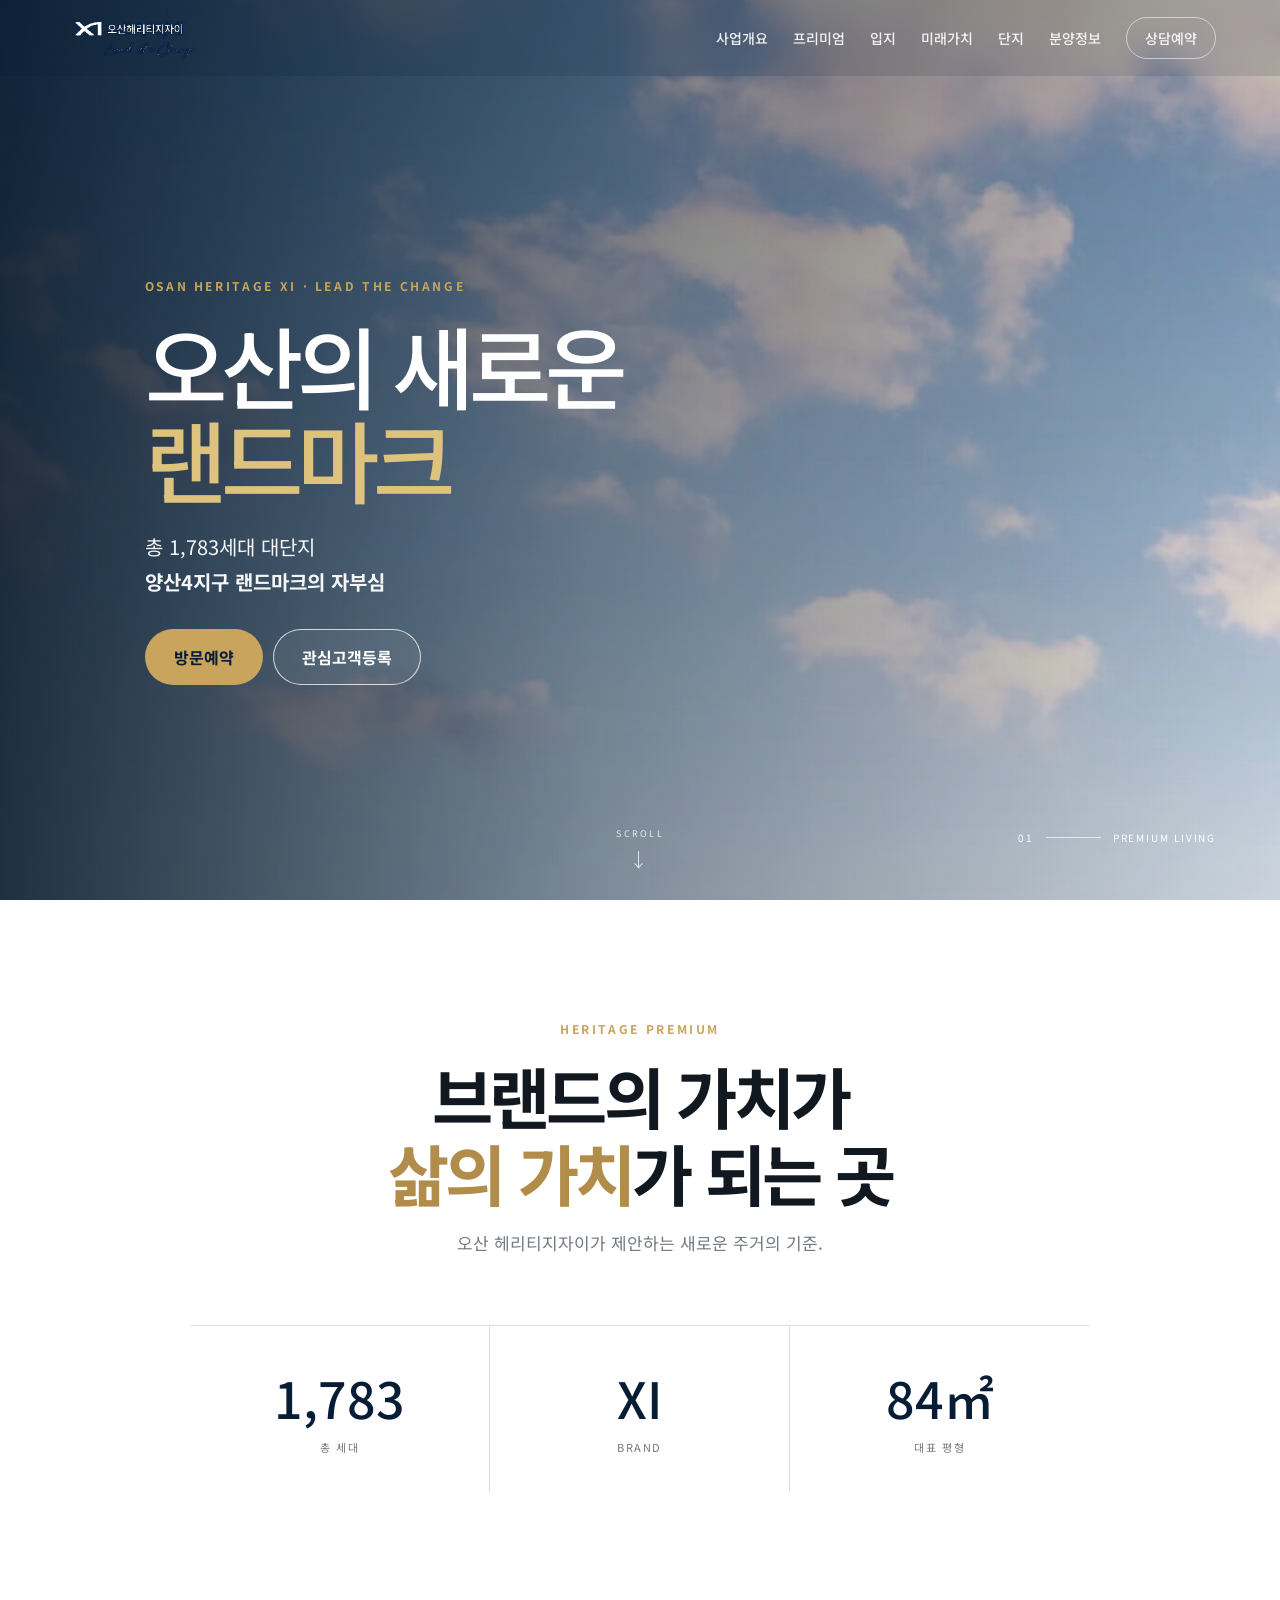
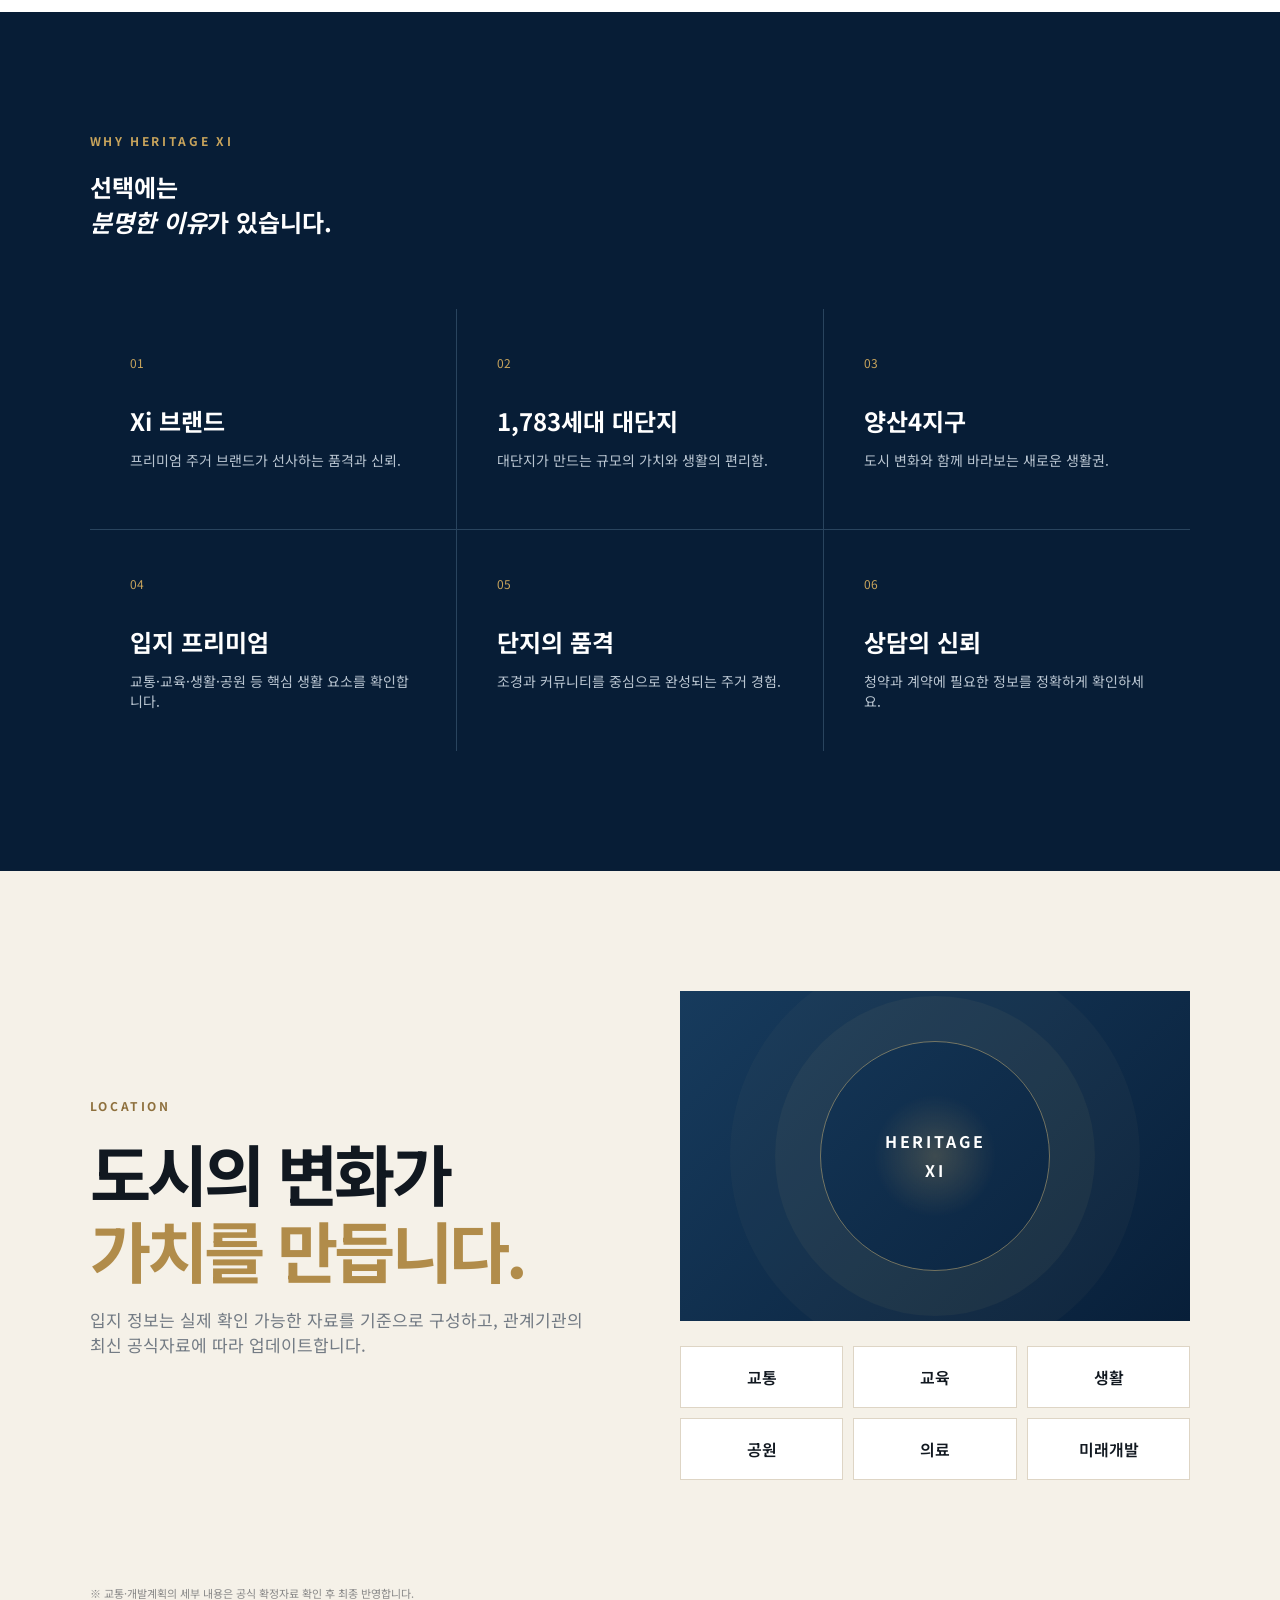
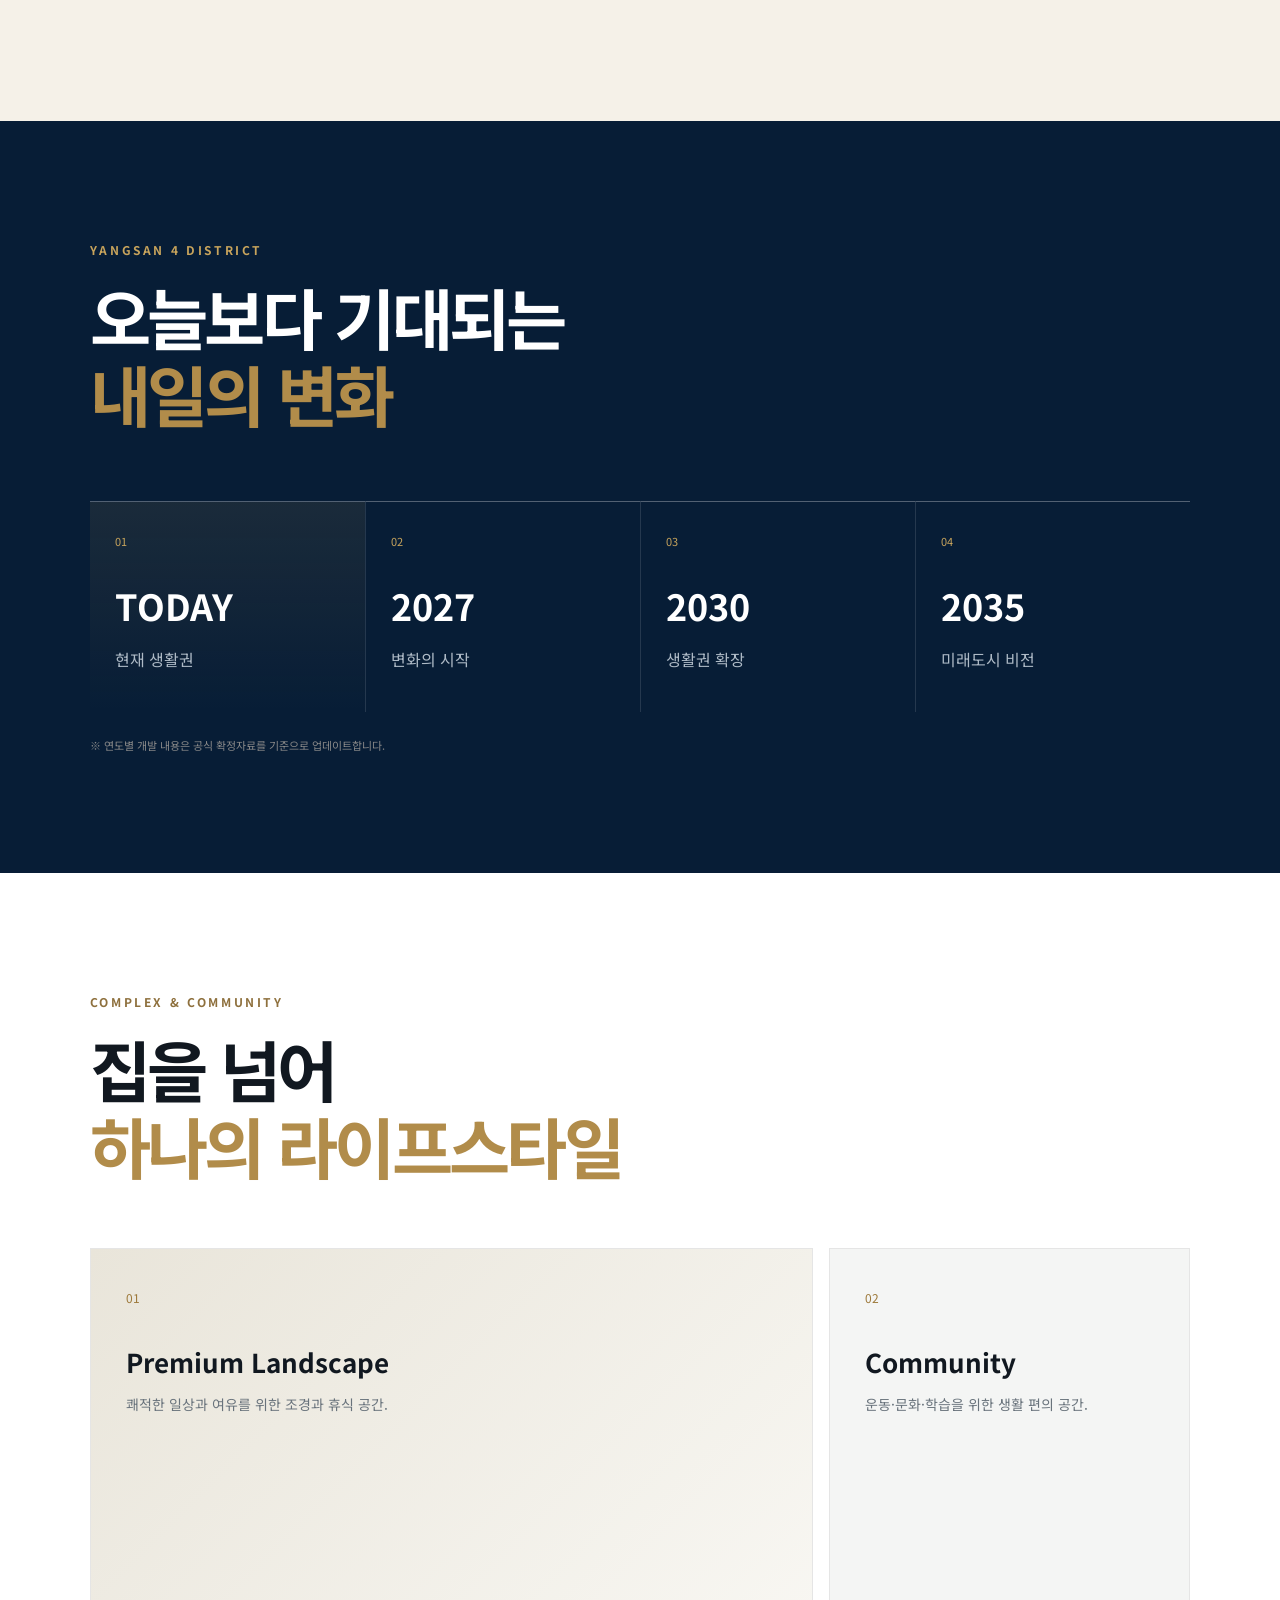
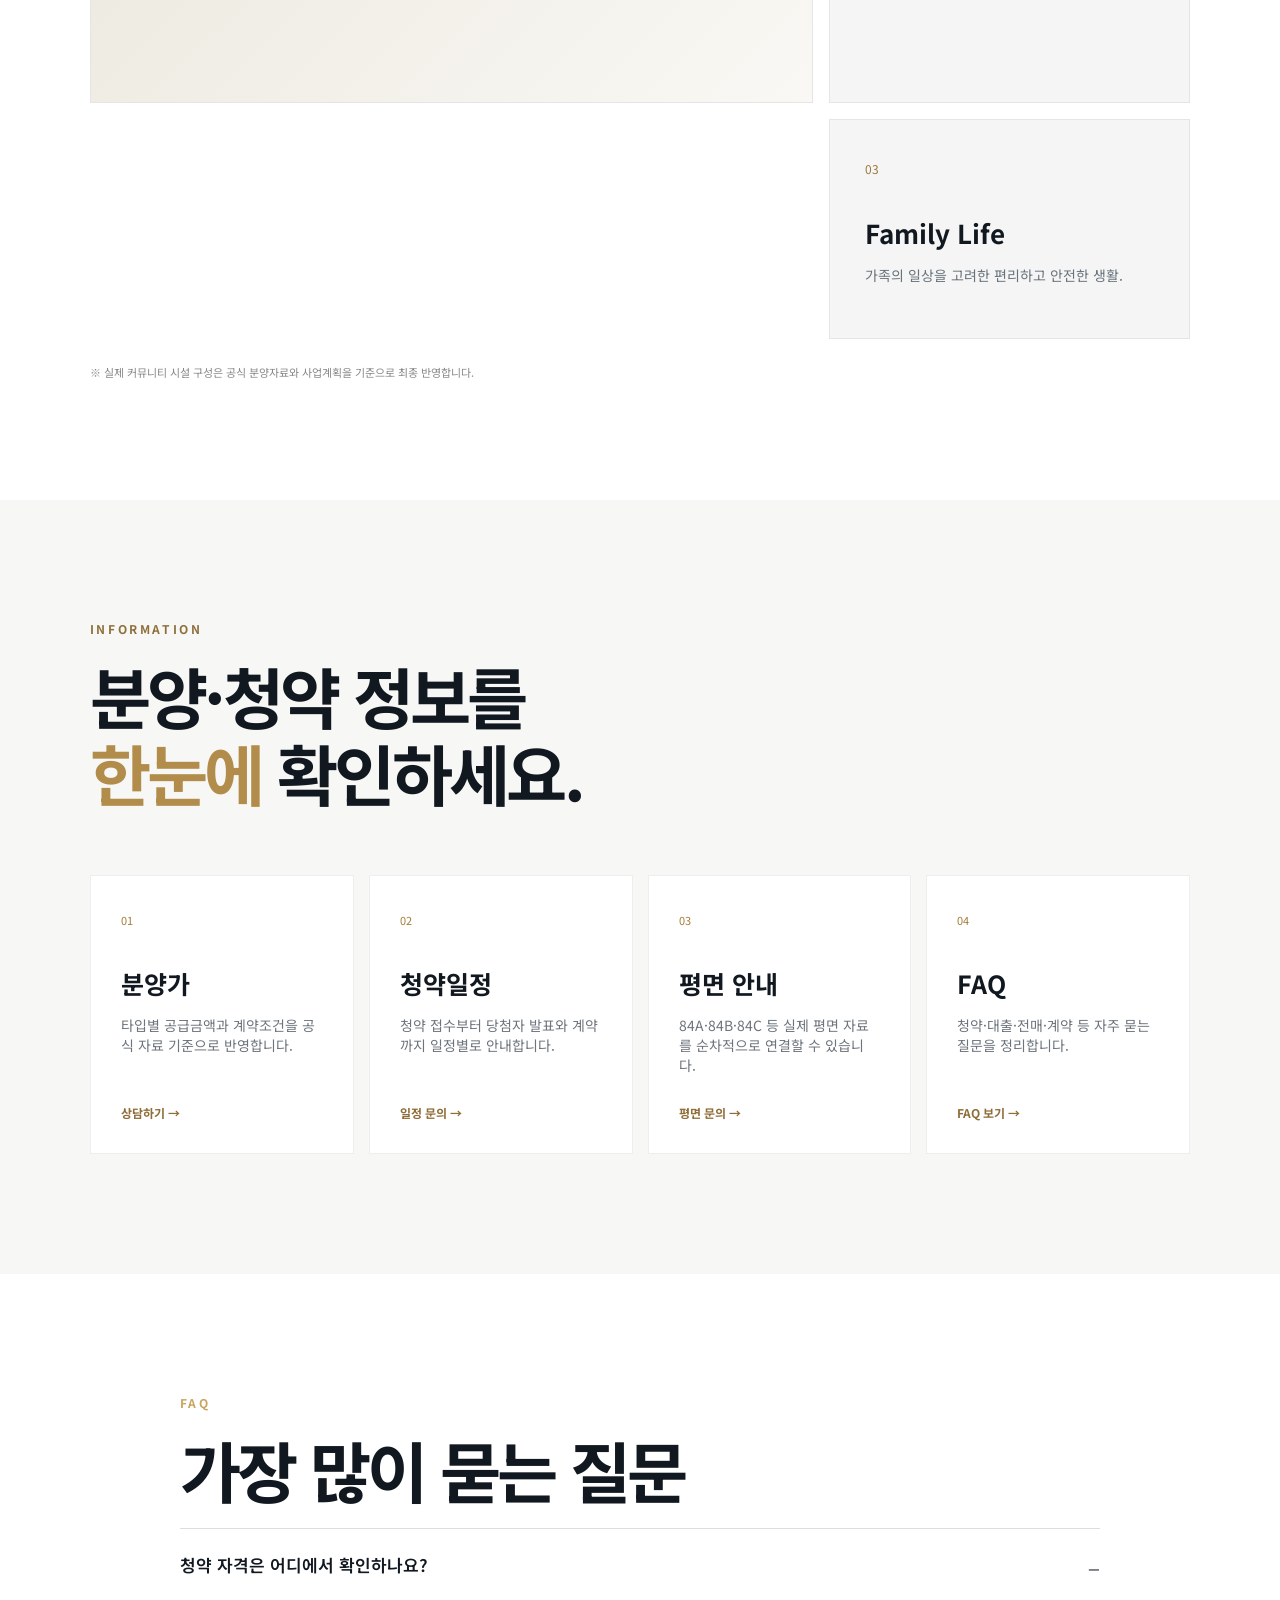
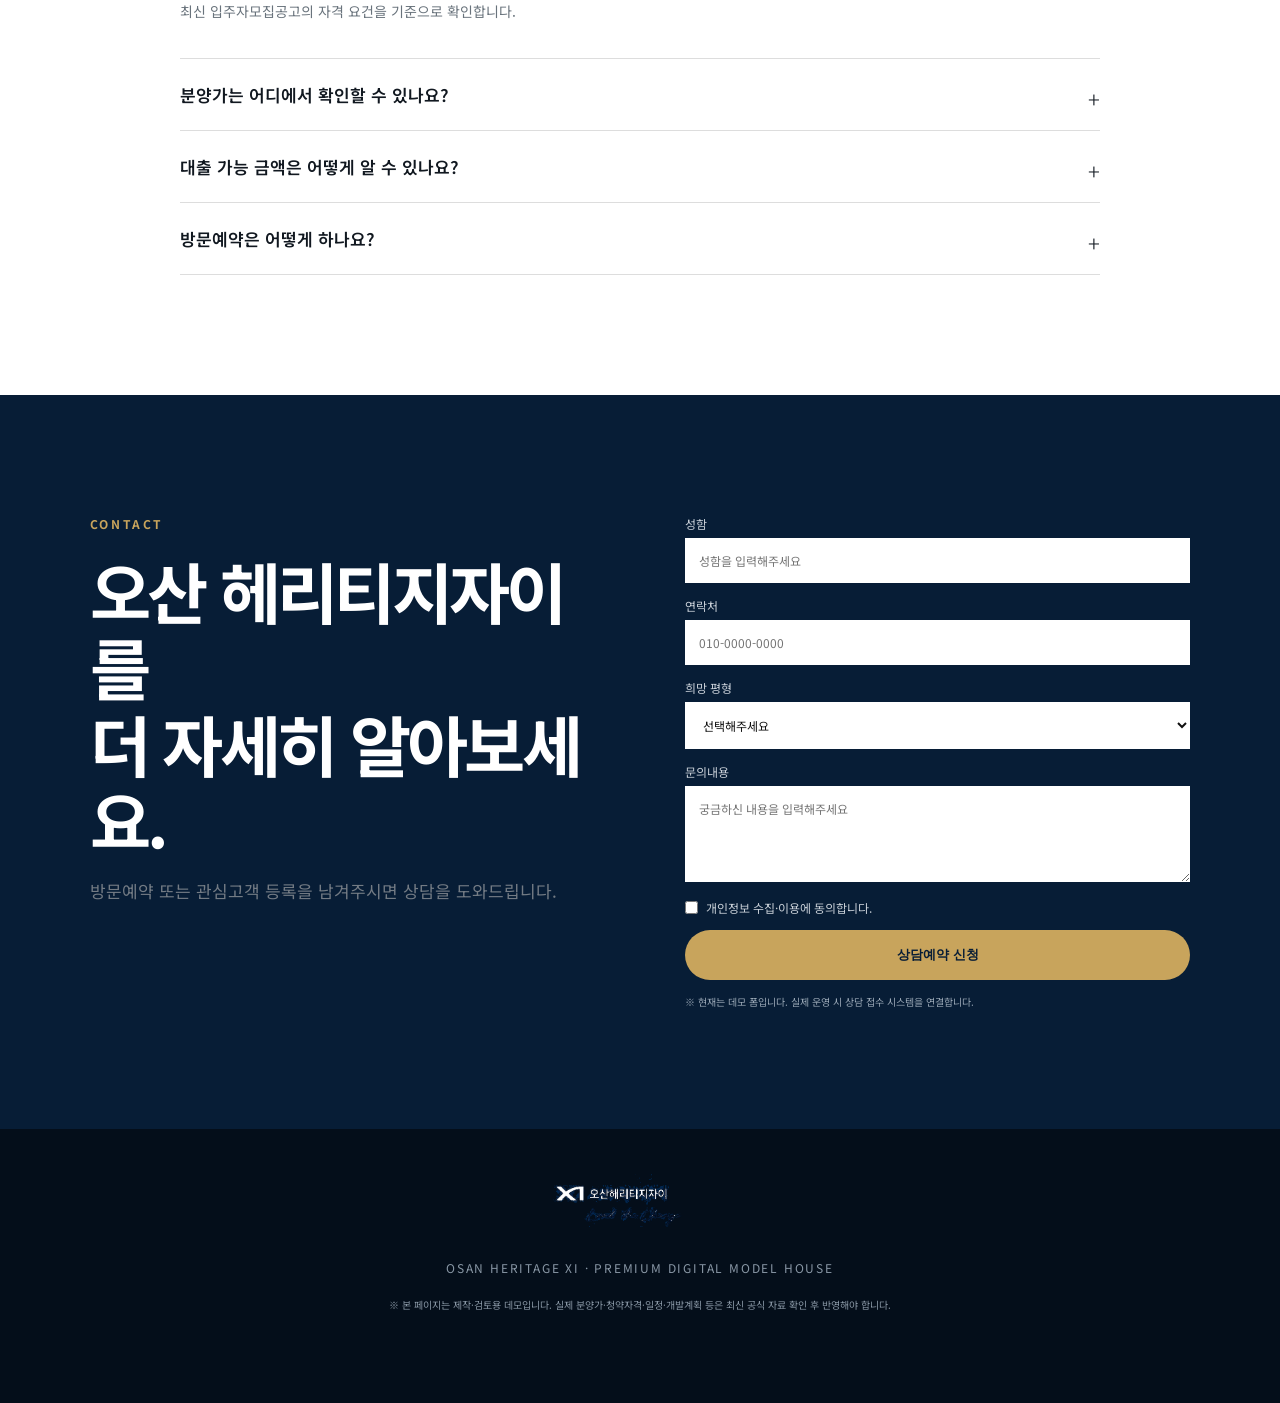
<file: osan-heritage-xi-v2/index.html>
<!doctype html>
<html lang="ko">
<head>
<meta charset="utf-8">
<meta name="viewport" content="width=device-width, initial-scale=1">
<title>오산 헤리티지자이 | Premium Digital Model House</title>
<meta name="description" content="오산 헤리티지자이 프리미엄 디지털 모델하우스">
<meta name="theme-color" content="#081f3a">
<link rel="stylesheet" href="css/style.css">
</head>
<body>
<header id="header">
  <a class="brand" href="#home"><img src="images/logo-transparent.png" alt="오산 헤리티지자이"></a>
  <button class="menu" id="menu" aria-label="메뉴">☰</button>
  <nav id="nav">
    <a href="#overview">사업개요</a>
    <a href="#premium">프리미엄</a>
    <a href="#location">입지</a>
    <a href="#future">미래가치</a>
    <a href="#complex">단지</a>
    <a href="#info">분양정보</a>
    <a href="#contact" class="navCta">상담예약</a>
  </nav>
</header>

<main>
<section class="hero" id="home">
  <div class="heroImage"></div><div class="heroShade"></div>
  <div class="heroContent">
    <p class="eyebrow">OSAN HERITAGE XI · LEAD THE CHANGE</p>
    <h1>오산의 새로운<br><span>랜드마크</span></h1>
    <p class="heroSub">총 1,783세대 대단지<br><b>양산4지구 랜드마크의 자부심</b></p>
    <div class="heroButtons">
      <a class="btn gold" href="#contact">방문예약</a>
      <a class="btn glass" href="#contact">관심고객등록</a>
    </div>
  </div>
  <div class="heroMeta"><span>01</span><i></i><span>PREMIUM LIVING</span></div>
  <a class="scrollDown" href="#overview"><span>SCROLL</span><b>↓</b></a>
</section>

<section class="statement" id="overview">
  <div class="sectionKicker">HERITAGE PREMIUM</div>
  <h2>브랜드의 가치가<br><em>삶의 가치</em>가 되는 곳</h2>
  <p>오산 헤리티지자이가 제안하는 새로운 주거의 기준.</p>
  <div class="statGrid">
    <div><strong data-count="1783">0</strong><small>총 세대</small></div>
    <div><strong>XI</strong><small>BRAND</small></div>
    <div><strong>84㎡</strong><small>대표 평형</small></div>
  </div>
</section>

<section class="dark" id="premium">
  <div class="wideHead"><div class="sectionKicker">WHY HERITAGE XI</div><h2>선택에는<br><em>분명한 이유</em>가 있습니다.</h2></div>
  <div class="featureGrid">
    <article><span>01</span><h3>Xi 브랜드</h3><p>프리미엄 주거 브랜드가 선사하는 품격과 신뢰.</p></article>
    <article><span>02</span><h3>1,783세대 대단지</h3><p>대단지가 만드는 규모의 가치와 생활의 편리함.</p></article>
    <article><span>03</span><h3>양산4지구</h3><p>도시 변화와 함께 바라보는 새로운 생활권.</p></article>
    <article><span>04</span><h3>입지 프리미엄</h3><p>교통·교육·생활·공원 등 핵심 생활 요소를 확인합니다.</p></article>
    <article><span>05</span><h3>단지의 품격</h3><p>조경과 커뮤니티를 중심으로 완성되는 주거 경험.</p></article>
    <article><span>06</span><h3>상담의 신뢰</h3><p>청약과 계약에 필요한 정보를 정확하게 확인하세요.</p></article>
  </div>
</section>

<section class="location" id="location">
  <div class="locationCopy">
    <div class="sectionKicker darkKicker">LOCATION</div>
    <h2>도시의 변화가<br><em>가치를 만듭니다.</em></h2>
    <p>입지 정보는 실제 확인 가능한 자료를 기준으로 구성하고, 관계기관의 최신 공식자료에 따라 업데이트합니다.</p>
  </div>
  <div class="locationVisual">
    <div class="mapCard"><div class="mapRing"></div><div class="mapCore">HERITAGE<br>XI</div></div>
    <div class="locationTags"><span>교통</span><span>교육</span><span>생활</span><span>공원</span><span>의료</span><span>미래개발</span></div>
  </div>
  <p class="legalNote">※ 교통·개발계획의 세부 내용은 공식 확정자료 확인 후 최종 반영합니다.</p>
</section>

<section class="future" id="future">
  <div class="sectionKicker">YANGSAN 4 DISTRICT</div>
  <h2>오늘보다 기대되는<br><em>내일의 변화</em></h2>
  <div class="futureLine">
    <div class="futureItem active"><span>01</span><strong>TODAY</strong><p>현재 생활권</p></div>
    <div class="futureItem"><span>02</span><strong>2027</strong><p>변화의 시작</p></div>
    <div class="futureItem"><span>03</span><strong>2030</strong><p>생활권 확장</p></div>
    <div class="futureItem"><span>04</span><strong>2035</strong><p>미래도시 비전</p></div>
  </div>
  <p class="legalNote">※ 연도별 개발 내용은 공식 확정자료를 기준으로 업데이트합니다.</p>
</section>

<section class="complex" id="complex">
  <div class="sectionKicker darkKicker">COMPLEX & COMMUNITY</div>
  <h2>집을 넘어<br><em>하나의 라이프스타일</em></h2>
  <div class="complexGrid">
    <div class="complexCard big"><span>01</span><h3>Premium Landscape</h3><p>쾌적한 일상과 여유를 위한 조경과 휴식 공간.</p></div>
    <div class="complexCard"><span>02</span><h3>Community</h3><p>운동·문화·학습을 위한 생활 편의 공간.</p></div>
    <div class="complexCard"><span>03</span><h3>Family Life</h3><p>가족의 일상을 고려한 편리하고 안전한 생활.</p></div>
  </div>
  <p class="legalNote">※ 실제 커뮤니티 시설 구성은 공식 분양자료와 사업계획을 기준으로 최종 반영합니다.</p>
</section>

<section class="info" id="info">
  <div class="sectionKicker darkKicker">INFORMATION</div>
  <h2>분양·청약 정보를<br><em>한눈에</em> 확인하세요.</h2>
  <div class="infoGrid">
    <article><span>01</span><h3>분양가</h3><p>타입별 공급금액과 계약조건을 공식 자료 기준으로 반영합니다.</p><a href="#contact">상담하기 →</a></article>
    <article><span>02</span><h3>청약일정</h3><p>청약 접수부터 당첨자 발표와 계약까지 일정별로 안내합니다.</p><a href="#contact">일정 문의 →</a></article>
    <article><span>03</span><h3>평면 안내</h3><p>84A·84B·84C 등 실제 평면 자료를 순차적으로 연결할 수 있습니다.</p><a href="#contact">평면 문의 →</a></article>
    <article><span>04</span><h3>FAQ</h3><p>청약·대출·전매·계약 등 자주 묻는 질문을 정리합니다.</p><a href="#faq">FAQ 보기 →</a></article>
  </div>
</section>

<section class="faq" id="faq">
  <div class="sectionKicker">FAQ</div><h2>가장 많이 묻는 질문</h2>
  <details open><summary>청약 자격은 어디에서 확인하나요?</summary><p>최신 입주자모집공고의 자격 요건을 기준으로 확인합니다.</p></details>
  <details><summary>분양가는 어디에서 확인할 수 있나요?</summary><p>공식 분양자료를 기준으로 타입별 공급금액과 계약조건을 안내합니다.</p></details>
  <details><summary>대출 가능 금액은 어떻게 알 수 있나요?</summary><p>개인의 소득·신용·보유주택 및 금융기관 심사에 따라 달라지므로 상담을 통해 확인하세요.</p></details>
  <details><summary>방문예약은 어떻게 하나요?</summary><p>아래 상담예약 폼을 이용해 희망 일정을 남겨주세요. 현재 폼은 데모이며 실제 운영 시 접수 시스템을 연결합니다.</p></details>
</section>

<section class="contact" id="contact">
  <div><div class="sectionKicker">CONTACT</div><h2>오산 헤리티지자이를<br>더 자세히 알아보세요.</h2><p>방문예약 또는 관심고객 등록을 남겨주시면 상담을 도와드립니다.</p></div>
  <form onsubmit="return demoSubmit(event)">
    <label>성함<input required placeholder="성함을 입력해주세요"></label>
    <label>연락처<input required inputmode="tel" placeholder="010-0000-0000"></label>
    <label>희망 평형<select><option>선택해주세요</option><option>84A</option><option>84B</option><option>84C</option></select></label>
    <label>문의내용<textarea rows="4" placeholder="궁금하신 내용을 입력해주세요"></textarea></label>
    <label class="agree"><input type="checkbox" required> 개인정보 수집·이용에 동의합니다.</label>
    <button class="btn gold wide">상담예약 신청</button>
    <small>※ 현재는 데모 폼입니다. 실제 운영 시 상담 접수 시스템을 연결합니다.</small>
  </form>
</section>
</main>
<footer><img src="images/logo-transparent.png" alt="오산 헤리티지자이"><p>OSAN HERITAGE XI · PREMIUM DIGITAL MODEL HOUSE</p><small>※ 본 페이지는 제작·검토용 데모입니다. 실제 분양가·청약자격·일정·개발계획 등은 최신 공식 자료 확인 후 반영해야 합니다.</small></footer>
<div class="mobileBar"><a href="tel:01000000000">전화상담</a><a href="#contact">관심고객</a><a href="#contact">방문예약</a></div>
<script src="js/script.js"></script>
</body></html>
</file>
<file: osan-heritage-xi-v2/css/style.css>
@import url('https://fonts.googleapis.com/css2?family=Noto+Sans+KR:wght@300;400;500;600;700;800&display=swap');
:root{--navy:#071d36;--navy2:#0d3154;--gold:#c8a45c;--cream:#f5f1e8;--ink:#111820;--muted:#737b84}*{box-sizing:border-box}html{scroll-behavior:smooth}body{margin:0;font-family:'Noto Sans KR',sans-serif;color:var(--ink);background:#fff}a{text-decoration:none;color:inherit}header{height:76px;position:fixed;inset:0 0 auto;z-index:50;display:flex;align-items:center;justify-content:space-between;padding:0 5vw;background:rgba(7,29,54,.12);backdrop-filter:blur(12px);transition:.35s}header.scrolled{background:rgba(7,29,54,.96);box-shadow:0 10px 35px rgba(0,0,0,.15)}.brand img{width:185px;height:auto;max-height:54px;object-fit:contain}.menu{display:none;border:0;background:transparent;color:#fff;font-size:27px}nav{display:flex;align-items:center;gap:25px;color:#fff;font-size:14px;font-weight:500}nav a{opacity:.9}nav a:hover{color:#e1c987}.navCta{border:1px solid rgba(255,255,255,.6);border-radius:999px;padding:10px 18px}
.hero{height:100vh;min-height:700px;position:relative;overflow:hidden;color:#fff;display:flex;align-items:center}.heroImage{position:absolute;inset:0;background:url('../images/hero.jpg') center/cover;transform:scale(1.04);animation:heroZoom 15s ease-out forwards}.heroShade{position:absolute;inset:0;background:linear-gradient(90deg,rgba(3,18,35,.86) 0%,rgba(3,18,35,.44) 46%,rgba(3,18,35,.08) 100%)}.heroContent{position:relative;z-index:2;width:min(1200px,90%);margin:auto;padding-top:50px}.eyebrow,.sectionKicker{font-size:12px;letter-spacing:.22em;font-weight:700;color:var(--gold)}.hero h1{font-size:clamp(54px,7vw,96px);line-height:1.04;letter-spacing:-.065em;font-weight:500;margin:24px 0}.hero h1 span{color:#dec37f}.heroSub{font-size:20px;line-height:1.75;color:#f4f6f8}.heroButtons{display:flex;gap:10px;margin-top:30px}.btn{display:inline-flex;justify-content:center;align-items:center;padding:15px 28px;border-radius:999px;border:1px solid transparent;font-weight:700;cursor:pointer}.gold{background:var(--gold);color:#071d36}.glass{color:#fff;background:rgba(255,255,255,.06);border-color:rgba(255,255,255,.75)}.heroMeta{position:absolute;z-index:2;right:5vw;bottom:55px;display:flex;align-items:center;gap:12px;font-size:10px;letter-spacing:.18em;color:#fff}.heroMeta i{display:block;width:55px;height:1px;background:rgba(255,255,255,.65)}.scrollDown{position:absolute;z-index:2;bottom:28px;left:50%;transform:translateX(-50%);display:flex;flex-direction:column;align-items:center;gap:5px;font-size:9px;letter-spacing:.25em;opacity:.8}.scrollDown b{font-size:19px;font-weight:300}
section{padding:120px 7vw}.statement{text-align:center}.statement h2,.location h2,.future h2,.complex h2,.info h2,.faq h2,.contact h2{font-size:clamp(40px,5.2vw,72px);line-height:1.15;letter-spacing:-.055em;margin:20px 0}.statement em,.location em,.future em,.complex em,.info em{font-style:normal;color:#b18c4a}.statement>p,.locationCopy>p,.contact>div>p{color:var(--muted);font-size:17px}.statGrid{max-width:900px;margin:70px auto 0;display:grid;grid-template-columns:repeat(3,1fr);border-top:1px solid #ddd}.statGrid div{padding:35px;border-right:1px solid #ddd}.statGrid div:last-child{border:0}.statGrid strong{display:block;font-size:50px;font-weight:500;color:var(--navy)}.statGrid small{font-size:11px;letter-spacing:.15em;color:#777}
.dark,.future{background:var(--navy);color:#fff}.wideHead{max-width:1200px;margin:auto}.dark h2,.future h2{margin-bottom:70px}.featureGrid{max-width:1200px;margin:auto;display:grid;grid-template-columns:repeat(3,1fr);gap:1px;background:#29445e}.featureGrid article{min-height:220px;padding:40px;background:var(--navy);transition:.35s}.featureGrid article:hover{background:#123b62;transform:translateY(-5px)}.featureGrid span{font-size:12px;color:var(--gold)}.featureGrid h3{font-size:24px;margin:30px 0 12px}.featureGrid p{font-size:14px;color:#b9c5d1;margin:0}
.location{background:var(--cream);display:grid;grid-template-columns:1fr 1fr;gap:80px;align-items:center}.darkKicker{color:#8e703d}.locationVisual{display:grid;gap:25px}.mapCard{height:330px;background:radial-gradient(circle at center,rgba(200,164,92,.25),transparent 20%),linear-gradient(135deg,#173b5d,#081f39);display:flex;align-items:center;justify-content:center;position:relative;overflow:hidden}.mapRing{position:absolute;width:230px;height:230px;border:1px solid rgba(216,188,123,.5);border-radius:50%;box-shadow:0 0 0 45px rgba(216,188,123,.05),0 0 0 90px rgba(216,188,123,.03)}.mapCore{position:relative;color:#fff;text-align:center;font-weight:700;letter-spacing:.18em;line-height:1.8}.locationTags{display:grid;grid-template-columns:repeat(3,1fr);gap:10px}.locationTags span{padding:18px;text-align:center;background:#fff;border:1px solid #ded5c5;font-weight:600}.legalNote{grid-column:1/-1;color:#888;font-size:11px;margin:25px 0 0}
.futureLine{max-width:1200px;margin:70px auto 0;display:grid;grid-template-columns:repeat(4,1fr)}.futureItem{padding:25px;border-top:1px solid rgba(255,255,255,.3);border-left:1px solid rgba(255,255,255,.12)}.futureItem:first-child{border-left:0}.futureItem span{color:var(--gold);font-size:11px}.futureItem strong{display:block;font-size:36px;margin:28px 0 8px}.futureItem p{color:#aebac6}.futureItem.active{background:linear-gradient(180deg,rgba(200,164,92,.10),transparent)}
.complex{background:#fff}.complexGrid{max-width:1200px;margin:65px auto 0;display:grid;grid-template-columns:2fr 1fr;gap:16px}.complexCard{min-height:220px;padding:35px;background:#f4f5f4;border:1px solid #e5e5e5}.complexCard.big{min-height:455px;background:linear-gradient(135deg,#e9e5da,#f9f8f4)}.complexCard span{color:#9d793a;font-size:12px}.complexCard h3{font-size:26px;margin:35px 0 10px}.complexCard p{color:#69737c;font-size:14px}.complexCard:nth-child(3){grid-column:2}
.info{background:#f7f7f5}.infoGrid{max-width:1200px;margin:65px auto 0;display:grid;grid-template-columns:repeat(4,1fr);gap:15px}.infoGrid article{background:#fff;padding:30px;min-height:250px;border:1px solid #eee}.infoGrid span{color:#a27d38;font-size:11px}.infoGrid h3{font-size:25px;margin:35px 0 12px}.infoGrid p{color:#6d747c;font-size:14px;min-height:70px}.infoGrid a{font-size:12px;font-weight:700;color:#8f6e39}
.faq{max-width:1100px;margin:auto}.faq details{border-top:1px solid #ddd;padding:23px 0}.faq details:last-child{border-bottom:1px solid #ddd}.faq summary{cursor:pointer;font-weight:600;font-size:17px;list-style:none}.faq summary::-webkit-details-marker{display:none}.faq summary:after{content:'+';float:right;font-size:22px;font-weight:300}.faq details[open] summary:after{content:'−'}.faq details p{color:#69737c;font-size:14px;padding-top:10px}
.contact{background:var(--navy);color:#fff;display:grid;grid-template-columns:1fr 1fr;gap:90px}.contact form{display:grid;gap:14px}.contact label{font-size:12px;color:#c9d0d8}.contact input,.contact select,.contact textarea{width:100%;margin-top:6px;border:0;padding:14px;font:inherit;background:#fff;color:#111}.contact .agree{display:flex;gap:8px;align-items:center}.contact .agree input{width:auto;margin:0}.wide{width:100%}.contact form>small{font-size:10px;color:#99a7b5}
footer{background:#040e1a;color:#8997a5;text-align:center;padding:45px 20px 90px}footer img{width:190px;max-height:55px;object-fit:contain;margin-bottom:15px}footer p{font-size:12px;letter-spacing:.15em}footer small{display:block;max-width:900px;margin:20px auto 0;font-size:10px;line-height:1.7}.mobileBar{display:none}
@keyframes heroZoom{from{transform:scale(1.04)}to{transform:scale(1.12)}}
@media(max-width:900px){header{height:66px;padding:0 18px}.brand img{width:150px}.menu{display:block}nav{display:none;position:absolute;top:66px;left:0;right:0;background:rgba(7,29,54,.98);padding:25px;flex-direction:column;gap:18px}nav.open{display:flex}.hero h1{font-size:54px}.heroMeta{display:none}.featureGrid,.infoGrid{grid-template-columns:1fr 1fr}.location,.contact{grid-template-columns:1fr}.futureLine{grid-template-columns:1fr 1fr}.complexGrid{grid-template-columns:1fr}.complexCard.big{min-height:300px}.complexCard:nth-child(3){grid-column:auto}.mobileBar{position:fixed;display:grid;grid-template-columns:repeat(3,1fr);left:0;right:0;bottom:0;z-index:60;background:#061a31;color:#fff}.mobileBar a{text-align:center;padding:14px 5px;font-size:12px;border-right:1px solid #29425d}}
@media(max-width:540px){section{padding:85px 6vw}.hero h1{font-size:45px}.heroSub{font-size:16px}.heroButtons{flex-direction:column;width:210px}.featureGrid,.infoGrid,.statGrid,.futureLine{grid-template-columns:1fr}.locationTags{grid-template-columns:1fr 1fr}.statGrid div{border-right:0;border-bottom:1px solid #ddd}.statGrid div:last-child{border-bottom:0}}
</file>
